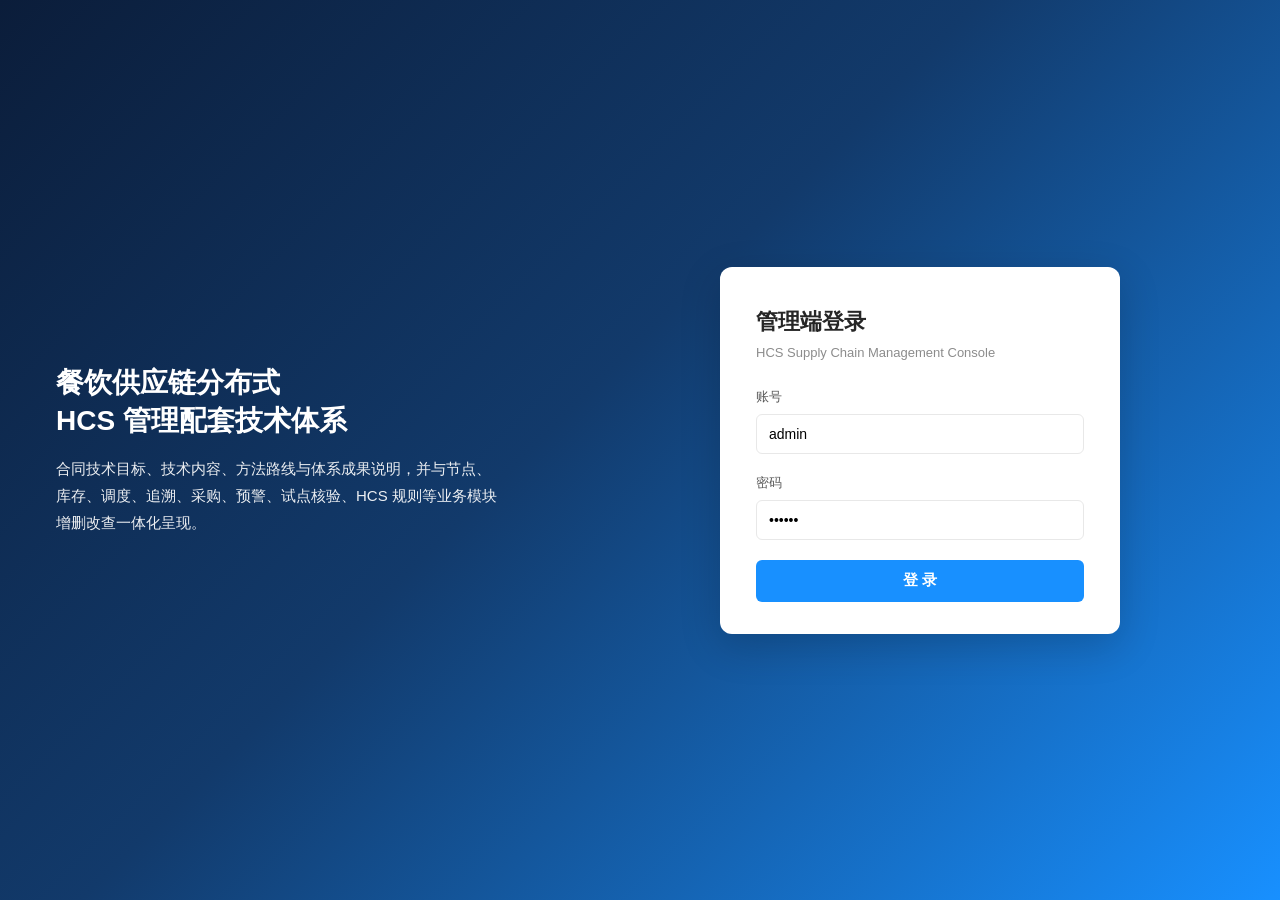
<file: index.html>
<!DOCTYPE html>
<html lang="zh-CN">
<head>
	<meta charset="UTF-8" />
	<script>
		window.HCS_BUILD = '20261101'
		if (!/\bv=/.test(location.search)) {
			location.replace(location.pathname + '?v=' + window.HCS_BUILD)
		}
	</script>
	<meta name="viewport" content="width=device-width, initial-scale=1.0" />
	<meta http-equiv="Cache-Control" content="no-cache, no-store, must-revalidate" />
	<meta http-equiv="Pragma" content="no-cache" />
	<meta http-equiv="Expires" content="0" />
	<title>登录 - 餐饮供应链 HCS 管理端</title>
	<link rel="stylesheet" href="css/admin.css?v=20261101" />
</head>
<body>
	<div class="login-page">
		<div class="login-brand">
			<h1>餐饮供应链分布式<br />HCS 管理配套技术体系</h1>
			<p>
				合同技术目标、技术内容、方法路线与体系成果说明，并与节点、库存、调度、追溯、采购、预警、试点核验、HCS 规则等业务模块增删改查一体化呈现。
			</p>
		</div>
		<div class="login-panel-wrap">
			<div class="login-panel">
				<h2>管理端登录</h2>
				<p class="sub">HCS Supply Chain Management Console</p>
				<div id="loginError" class="login-error"></div>
				<form id="loginForm">
					<div class="form-group">
						<label for="username">账号</label>
						<input id="username" name="username" type="text" autocomplete="username" placeholder="请输入账号" value="admin" />
					</div>
					<div class="form-group">
						<label for="password">密码</label>
						<input id="password" name="password" type="password" autocomplete="current-password" placeholder="请输入密码" value="123456" />
					</div>
					<button type="submit" class="btn-primary">登 录</button>
				</form>
			</div>
		</div>
	</div>
	<script src="js/build.js?v=20261101"></script>
	<script src="js/store.js?v=20261101"></script>
	<script src="js/auth.js?v=20261101"></script>
	<script>
		var consoleUrl = 'console.html?v=' + (window.HCS_BUILD || '20261101')
		if (window.HcsAuth.getSession()) {
			location.replace(consoleUrl)
		}
		const form = document.getElementById('loginForm')
		const errEl = document.getElementById('loginError')
		form.addEventListener('submit', function (e) {
			e.preventDefault()
			const username = document.getElementById('username').value
			const password = document.getElementById('password').value
			const res = window.HcsAuth.login(username, password)
			if (res.ok) {
				location.href = consoleUrl
				return
			}
			errEl.textContent = res.message
			errEl.classList.add('show')
		})
	</script>
</body>
</html>
</file>
<file: css/admin.css>
:root {
	--bg: #f0f2f5;
	--sidebar: #001529;
	--sidebar-active: #1890ff;
	--header-h: 56px;
	--sidebar-w: 240px;
	--text: #262626;
	--muted: #8c8c8c;
	--card: #fff;
	--border: #e8e8e8;
	--primary: #1890ff;
	--primary-dark: #096dd9;
	--radius: 8px;
	--shadow: 0 2px 8px rgba(0, 0, 0, 0.06);
}

* {
	box-sizing: border-box;
	margin: 0;
	padding: 0;
}

html,
body {
	height: 100%;
	font-family: "Segoe UI", "PingFang SC", "Microsoft YaHei", sans-serif;
	font-size: 14px;
	color: var(--text);
	background: var(--bg);
}

a {
	color: var(--primary);
	text-decoration: none;
}

/* —— 登录页 —— */
.login-page {
	min-height: 100vh;
	display: flex;
	align-items: stretch;
	background: linear-gradient(135deg, #0b1d3a 0%, #123a6b 45%, #1890ff 100%);
}

.login-brand {
	flex: 1;
	display: flex;
	flex-direction: column;
	justify-content: center;
	padding: 48px 56px;
	color: #fff;
	max-width: 560px;
}

.login-brand h1 {
	font-size: 28px;
	font-weight: 700;
	line-height: 1.35;
	margin-bottom: 16px;
}

.login-brand p {
	font-size: 15px;
	line-height: 1.8;
	opacity: 0.92;
}

.login-panel-wrap {
	flex: 1;
	display: flex;
	align-items: center;
	justify-content: center;
	padding: 32px;
	min-width: 420px;
}

.login-panel {
	width: 100%;
	max-width: 400px;
	background: var(--card);
	border-radius: 12px;
	padding: 40px 36px 32px;
	box-shadow: 0 12px 40px rgba(0, 0, 0, 0.18);
}

.login-panel h2 {
	font-size: 22px;
	margin-bottom: 8px;
}

.login-panel .sub {
	color: var(--muted);
	margin-bottom: 28px;
	font-size: 13px;
}

.form-group {
	margin-bottom: 20px;
}

.form-group label {
	display: block;
	margin-bottom: 8px;
	color: #595959;
	font-size: 13px;
}

.form-group input {
	width: 100%;
	height: 40px;
	border: 1px solid var(--border);
	border-radius: 6px;
	padding: 0 12px;
	font-size: 14px;
	transition: border-color 0.2s;
}

.form-group input:focus {
	outline: none;
	border-color: var(--primary);
	box-shadow: 0 0 0 2px rgba(24, 144, 255, 0.15);
}

.login-panel .btn-primary {
	width: 100%;
	height: 42px;
	border: none;
	border-radius: 6px;
	background: var(--primary);
	color: #fff;
	font-size: 15px;
	font-weight: 600;
	cursor: pointer;
	transition: background 0.2s;
}

.login-panel .btn-primary:hover {
	background: var(--primary-dark);
}

.login-hint {
	margin-top: 16px;
	font-size: 12px;
	color: var(--muted);
	text-align: center;
}

.login-error {
	display: none;
	margin-bottom: 16px;
	padding: 10px 12px;
	background: #fff2f0;
	border: 1px solid #ffccc7;
	color: #cf1322;
	border-radius: 6px;
	font-size: 13px;
}

.login-error.show {
	display: block;
}

/* —— 后台布局 —— */
.layout {
	display: flex;
	min-height: 100vh;
}

.sidebar {
	width: var(--sidebar-w);
	background: var(--sidebar);
	color: rgba(255, 255, 255, 0.85);
	display: flex;
	flex-direction: column;
	flex-shrink: 0;
	position: fixed;
	left: 0;
	top: 0;
	bottom: 0;
	z-index: 100;
	overflow: hidden;
	transition: transform 0.22s ease, width 0.22s ease;
}

.sidebar-nav {
	flex: 1;
	overflow-y: auto;
	overflow-x: hidden;
	padding-bottom: 8px;
}

.sidebar-logo {
	padding: 18px 20px;
	font-size: 15px;
	font-weight: 700;
	line-height: 1.4;
	border-bottom: 1px solid rgba(255, 255, 255, 0.08);
	color: #fff;
}

.sidebar-logo small {
	display: block;
	font-size: 11px;
	font-weight: 400;
	opacity: 0.65;
	margin-top: 6px;
}

.nav-group {
	border-bottom: 1px solid rgba(255, 255, 255, 0.06);
}

.nav-section-toggle {
	width: 100%;
	display: flex;
	align-items: center;
	justify-content: space-between;
	gap: 8px;
	padding: 12px 16px 8px 20px;
	border: none;
	background: transparent;
	color: rgba(255, 255, 255, 0.45);
	font-size: 11px;
	text-transform: uppercase;
	letter-spacing: 0.5px;
	cursor: pointer;
	text-align: left;
}

.nav-section-toggle:hover {
	color: rgba(255, 255, 255, 0.75);
	background: rgba(255, 255, 255, 0.04);
}

.nav-section-label {
	flex: 1;
}

.nav-chevron {
	width: 0;
	height: 0;
	border-left: 5px solid transparent;
	border-right: 5px solid transparent;
	border-top: 6px solid rgba(255, 255, 255, 0.45);
	transition: transform 0.2s ease;
	flex-shrink: 0;
}

.nav-group.is-folded .nav-chevron {
	transform: rotate(-90deg);
}

.nav-group.is-folded .nav-menu {
	display: none;
}

.sidebar-pin {
	display: flex;
	align-items: center;
	justify-content: center;
	gap: 8px;
	width: 100%;
	padding: 12px 16px;
	border: none;
	border-top: 1px solid rgba(255, 255, 255, 0.08);
	background: rgba(0, 0, 0, 0.15);
	color: rgba(255, 255, 255, 0.65);
	font-size: 12px;
	cursor: pointer;
	flex-shrink: 0;
}

.sidebar-pin:hover {
	color: #fff;
	background: rgba(255, 255, 255, 0.06);
}

.sidebar-pin-icon {
	width: 14px;
	height: 14px;
	border-left: 2px solid currentColor;
	border-bottom: 2px solid currentColor;
	transform: rotate(45deg);
	margin-right: 2px;
	transition: transform 0.2s ease;
}

.layout.sidebar-collapsed .sidebar-pin-icon {
	transform: rotate(-135deg);
}

.layout.sidebar-collapsed .sidebar {
	transform: translateX(-100%);
}

.layout.sidebar-collapsed {
	--sidebar-w: 0px;
}

.layout.sidebar-collapsed .main-wrap {
	margin-left: 0;
}

.topbar-left {
	display: flex;
	align-items: center;
	gap: 12px;
	min-width: 0;
}

.btn-sidebar-toggle {
	width: 36px;
	height: 36px;
	border: 1px solid var(--border);
	border-radius: 6px;
	background: #fff;
	cursor: pointer;
	display: flex;
	align-items: center;
	justify-content: center;
	padding: 0;
	flex-shrink: 0;
}

.btn-sidebar-toggle:hover {
	border-color: var(--primary);
	color: var(--primary);
}

.icon-menu {
	display: block;
	width: 16px;
	height: 2px;
	background: currentColor;
	box-shadow: 0 -5px 0 currentColor, 0 5px 0 currentColor;
}

.nav-menu {
	list-style: none;
	padding: 8px 0 16px;
}

.nav-menu a {
	display: block;
	padding: 11px 20px 11px 24px;
	color: rgba(255, 255, 255, 0.75);
	font-size: 13px;
	border-left: 3px solid transparent;
	transition: all 0.15s;
}

.nav-menu a:hover {
	color: #fff;
	background: rgba(255, 255, 255, 0.06);
}

.nav-menu a.active {
	color: #fff;
	background: rgba(24, 144, 255, 0.18);
	border-left-color: var(--sidebar-active);
}

.main-wrap {
	flex: 1;
	margin-left: var(--sidebar-w);
	display: flex;
	flex-direction: column;
	min-width: 0;
	transition: margin-left 0.22s ease;
}

.topbar {
	height: var(--header-h);
	background: var(--card);
	border-bottom: 1px solid var(--border);
	display: flex;
	align-items: center;
	justify-content: space-between;
	padding: 0 24px;
	position: sticky;
	top: 0;
	z-index: 50;
}

.breadcrumb {
	color: var(--muted);
	font-size: 13px;
}

.breadcrumb strong {
	color: var(--text);
	font-weight: 600;
}

.topbar-user {
	display: flex;
	align-items: center;
	gap: 16px;
	font-size: 13px;
}

.btn-logout {
	border: 1px solid var(--border);
	background: #fff;
	padding: 6px 14px;
	border-radius: 6px;
	cursor: pointer;
	color: #595959;
}

.btn-logout:hover {
	color: var(--primary);
	border-color: var(--primary);
}

.content {
	padding: 24px;
	flex: 1;
}

.page-title {
	font-size: 20px;
	font-weight: 700;
	margin-bottom: 8px;
}

.page-desc {
	color: var(--muted);
	margin-bottom: 24px;
	line-height: 1.6;
	max-width: 960px;
}

.stat-row {
	display: grid;
	grid-template-columns: repeat(4, 1fr);
	gap: 16px;
	margin-bottom: 24px;
}

.stat-card {
	background: var(--card);
	border-radius: var(--radius);
	padding: 20px;
	box-shadow: var(--shadow);
	border: 1px solid var(--border);
}

.stat-card .label {
	font-size: 13px;
	color: var(--muted);
	margin-bottom: 8px;
}

.stat-card .value {
	font-size: 26px;
	font-weight: 700;
	color: var(--primary);
}

.card {
	background: var(--card);
	border-radius: var(--radius);
	padding: 24px;
	box-shadow: var(--shadow);
	border: 1px solid var(--border);
	margin-bottom: 20px;
}

.card h3 {
	font-size: 16px;
	margin-bottom: 12px;
	padding-bottom: 10px;
	border-bottom: 1px solid #f0f0f0;
}

.card p,
.card li {
	line-height: 1.85;
	color: #434343;
}

.card ol {
	padding-left: 22px;
}

.card ol > li {
	margin-bottom: 16px;
}

.card ol li strong {
	color: var(--text);
}

.tag-row {
	display: flex;
	flex-wrap: wrap;
	gap: 8px;
	margin-top: 12px;
}

.tag {
	font-size: 12px;
	padding: 4px 10px;
	background: #e6f7ff;
	color: #096dd9;
	border-radius: 4px;
	border: 1px solid #91d5ff;
}

.panel {
	display: none;
}

.panel.active {
	display: block;
}

.table-wrap {
	overflow-x: auto;
}

table.data-table {
	width: 100%;
	border-collapse: collapse;
	font-size: 13px;
}

table.data-table th,
table.data-table td {
	border: 1px solid var(--border);
	padding: 10px 12px;
	text-align: left;
}

table.data-table th {
	background: #fafafa;
	font-weight: 600;
}

table.data-table tbody tr:hover {
	background: #fafafa;
}

.crud-toolbar {
	display: flex;
	align-items: center;
	gap: 12px;
	margin-bottom: 16px;
	padding: 16px 20px;
}

.crud-search {
	flex: 1;
	max-width: 320px;
	height: 32px;
	border: 1px solid var(--border);
	border-radius: 6px;
	padding: 0 12px;
	font-size: 13px;
}

.crud-toolbar .btn-add {
	width: auto;
	flex: 0 0 auto;
	height: 32px;
	padding: 0 14px;
	border-radius: 4px;
	font-size: 13px;
	line-height: 1;
	white-space: nowrap;
}

.btn {
	height: 36px;
	padding: 0 16px;
	border-radius: 6px;
	border: 1px solid transparent;
	cursor: pointer;
	font-size: 14px;
}

.btn-primary {
	background: var(--primary);
	color: #fff;
}

.btn-primary:hover {
	background: var(--primary-dark);
}

.btn-ghost {
	background: #fff;
	border-color: var(--border);
	color: #595959;
}

.crud-actions {
	white-space: nowrap;
}

.btn-link {
	border: none;
	background: none;
	color: var(--primary);
	cursor: pointer;
	padding: 0 6px;
	font-size: 13px;
}

.btn-link.danger {
	color: #cf1322;
}

.crud-empty {
	padding: 24px;
	text-align: center;
	color: var(--muted);
}

.quick-links {
	display: flex;
	flex-wrap: wrap;
	gap: 10px;
	margin-top: 8px;
}

.quick-links a {
	padding: 6px 12px;
	background: #e6f7ff;
	border: 1px solid #91d5ff;
	border-radius: 6px;
	color: #096dd9;
	font-size: 13px;
}

.demo-reset {
	margin-top: 20px;
}

.page-desc {
	color: var(--muted);
	font-size: 14px;
	margin: -8px 0 20px;
	line-height: 1.6;
}

.doc-card .doc-list {
	margin: 0;
	padding-left: 1.25em;
	line-height: 1.75;
	color: #434343;
}

.doc-card .doc-list li {
	margin-bottom: 12px;
}

.stat-row-secondary {
	margin-top: 12px;
}

.stat-row-4 {
	grid-template-columns: repeat(4, 1fr);
}

.build-tag {
	font-size: 12px;
	color: #52c41a;
	background: #f6ffed;
	border: 1px solid #b7eb8f;
	padding: 2px 8px;
	border-radius: 4px;
	margin-right: 12px;
}

.dash-grid {
	display: grid;
	grid-template-columns: 1fr 1fr;
	gap: 16px;
	margin: 16px 0;
}

.dash-grid .dash-span-2 {
	grid-column: 1 / -1;
}

.dash-list {
	margin-top: 8px;
}

.dash-list-item {
	padding: 10px 0;
	border-bottom: 1px solid var(--border);
	font-size: 13px;
	line-height: 1.5;
}

.dash-list-item:last-child {
	border-bottom: none;
}

.dash-empty {
	color: var(--muted);
	padding: 12px 0;
}

.dash-audit time {
	color: #8c8c8c;
	margin-right: 6px;
}

.muted {
	color: var(--muted);
}

.tag {
	display: inline-block;
	font-size: 12px;
	padding: 0 6px;
	border-radius: 4px;
	margin-right: 8px;
}

.tag-蓝色 {
	background: #e6f7ff;
	color: #096dd9;
}
.tag-黄色 {
	background: #fffbe6;
	color: #ad8b00;
}
.tag-橙色 {
	background: #fff7e6;
	color: #d46b08;
}
.tag-红色 {
	background: #fff1f0;
	color: #cf1322;
}

.dash-chart {
	margin-top: 8px;
}

.bar-row {
	display: grid;
	grid-template-columns: 88px 1fr 48px;
	align-items: center;
	gap: 10px;
	margin-bottom: 10px;
	font-size: 12px;
}

.bar-row.bar-low .bar-fill {
	background: #ff7875;
}

.bar-label {
	overflow: hidden;
	text-overflow: ellipsis;
	white-space: nowrap;
}

.bar-track {
	height: 10px;
	background: #f0f0f0;
	border-radius: 5px;
	overflow: hidden;
}

.bar-fill {
	height: 100%;
	background: #1890ff;
	border-radius: 5px;
}

.bar-val {
	text-align: right;
	color: #595959;
}

.settings-grid {
	display: grid;
	grid-template-columns: repeat(2, 1fr);
	gap: 16px;
}

.settings-grid .card h3 {
	margin-bottom: 8px;
}

.settings-grid .card p.muted {
	margin-bottom: 14px;
	font-size: 13px;
	line-height: 1.6;
}

.sys-info {
	list-style: none;
	font-size: 13px;
	line-height: 1.8;
}

.sys-info li span {
	display: inline-block;
	width: 72px;
	color: var(--muted);
}

.card .form-group {
	margin-bottom: 14px;
}

.card .form-group label {
	display: block;
	margin-bottom: 6px;
	font-size: 13px;
	color: #595959;
}

.card .form-group input {
	width: 100%;
	height: 40px;
	border: 1px solid var(--border);
	border-radius: 6px;
	padding: 0 12px;
}

.modal {
	position: fixed;
	inset: 0;
	background: rgba(0, 0, 0, 0.45);
	display: flex;
	align-items: center;
	justify-content: center;
	z-index: 1000;
	padding: 24px;
}

.modal.hidden {
	display: none;
}

.modal-panel {
	width: 100%;
	max-width: 520px;
	max-height: 90vh;
	background: #fff;
	border-radius: 10px;
	box-shadow: 0 12px 40px rgba(0, 0, 0, 0.2);
	display: flex;
	flex-direction: column;
}

.modal-header {
	display: flex;
	align-items: center;
	justify-content: space-between;
	padding: 16px 20px;
	border-bottom: 1px solid var(--border);
}

.modal-header h3 {
	font-size: 16px;
}

.modal-close {
	border: none;
	background: none;
	font-size: 24px;
	line-height: 1;
	cursor: pointer;
	color: #999;
}

.modal-body {
	padding: 16px 20px;
	overflow-y: auto;
}

.modal-body .form-group {
	margin-bottom: 14px;
}

.modal-body label {
	display: block;
	margin-bottom: 6px;
	font-size: 13px;
	color: #595959;
}

.modal-body input,
.modal-body select,
.modal-body textarea {
	width: 100%;
	border: 1px solid var(--border);
	border-radius: 6px;
	padding: 8px 10px;
	font-size: 14px;
}

.modal-footer {
	display: flex;
	justify-content: flex-end;
	gap: 10px;
	padding: 12px 20px 16px;
	border-top: 1px solid var(--border);
}

@media (max-width: 1100px) {
	.dash-grid,
	.settings-grid {
		grid-template-columns: 1fr;
	}
	.dash-grid .dash-span-2 {
		grid-column: auto;
	}
	.stat-row {
		grid-template-columns: repeat(2, 1fr);
	}
	.login-brand {
		display: none;
	}
}

@media (max-width: 768px) {
	.sidebar {
		transform: translateX(-100%);
		width: var(--sidebar-w);
		box-shadow: none;
	}
	.layout.sidebar-mobile-open .sidebar {
		transform: translateX(0);
		box-shadow: 4px 0 24px rgba(0, 0, 0, 0.25);
	}
	.layout.sidebar-mobile-open::before {
		content: '';
		position: fixed;
		inset: 0;
		background: rgba(0, 0, 0, 0.35);
		z-index: 90;
	}
	.main-wrap {
		margin-left: 0;
	}
	.layout.sidebar-collapsed .sidebar {
		transform: translateX(-100%);
	}
	.stat-row {
		grid-template-columns: 1fr;
	}
}
</file>
